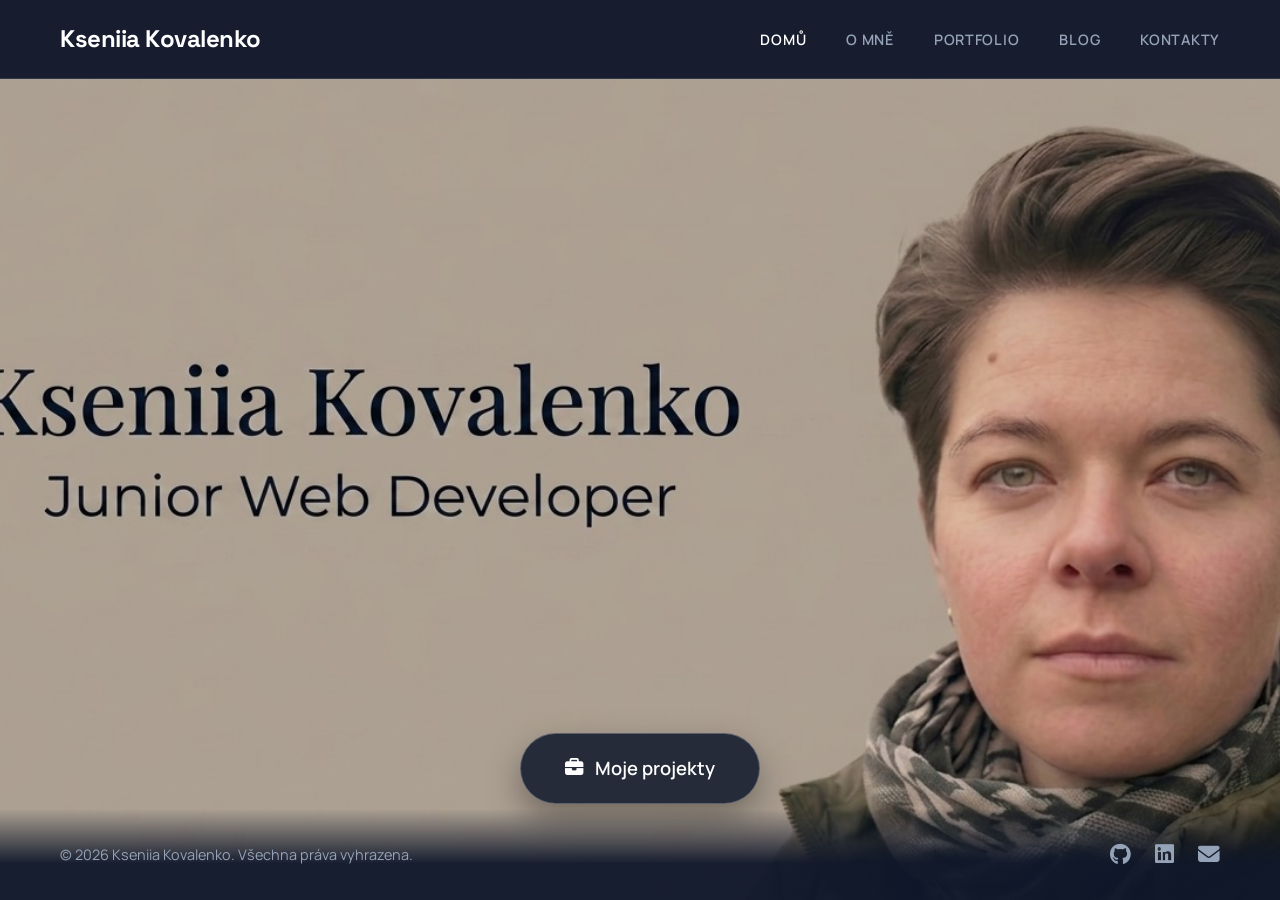
<file: index.html>
<!DOCTYPE html>
<html lang="cs">
<head>
    <meta charset="UTF-8">
    <meta name="viewport" content="width=device-width, initial-scale=1.0">
    <title>Kseniia Kovalenko | Junior Web Developer</title>
   
    <link href="https://fonts.googleapis.com/css2?family=Manrope:wght@400;500;600;700&family=Space+Grotesk:wght@600;700&display=swap" rel="stylesheet">
    <link rel="stylesheet" href="https://cdnjs.cloudflare.com/ajax/libs/font-awesome/6.6.0/css/all.min.css">
    
    <link rel="stylesheet" href="css/style.css">
    <link rel="stylesheet" href="css/home.css">
</head>
<body>

    <nav class="nav">
        <div class="nav-container">
            <h2 class="logo">Kseniia Kovalenko</h2>
           
            <div class="nav-menu">
                <a href="index.html" class="nav-link active">DOMŮ</a>
                <a href="about.html" class="nav-link">O MNĚ</a>
                <a href="portfolio.html" class="nav-link">PORTFOLIO</a>
                <a href="blog.html" class="nav-link">BLOG</a>
                <a href="contact.html" class="nav-link">KONTAKTY</a>
            </div>
            
            <button id="hamburger" class="hamburger" aria-label="Menu">
                <i class="fas fa-bars"></i>
            </button>
        </div>
       
        <div id="mobile-menu" class="mobile-menu">
            <a href="index.html">DOMŮ</a>
            <a href="about.html">O MNĚ</a>
            <a href="portfolio.html">PORTFOLIO</a>
            <a href="blog.html">BLOG</a>
            <a href="contact.html">KONTAKTY</a>
        </div>
    </nav>

    <main>
        <section class="hero-section">
            <img src="images/3.jpg" alt="Kseniia Kovalenko" class="hero-image desktop-image">
            <img src="images/mobil-1.jpg" alt="Kseniia Kovalenko" class="hero-image mobile-image">
            
            <div class="hero-button-container">
                <a href="portfolio.html" class="btn-hitech">
                    <i class="fas fa-briefcase"></i>
                    Moje projekty
                </a>
            </div>
        </section>
    </main>

    <footer class="footer">
        <div class="footer-container">
            <p class="copyright">© 2026 Kseniia Kovalenko. Všechna práva vyhrazena.</p>
            <div class="social-links">
                <a href="https://github.com/Ksena2611" target="_blank" rel="noopener noreferrer" aria-label="GitHub"><i class="fab fa-github"></i></a>
                <a href="https://www.linkedin.com/in/kseniia-kovalenko-4612b940a/" target="_blank" rel="noopener noreferrer" aria-label="LinkedIn"><i class="fab fa-linkedin"></i></a>
                <a href="mailto:your@email.com" aria-label="Email"><i class="fas fa-envelope"></i></a>
            </div>
        </div>
    </footer>

    <script src="https://unpkg.com/aos@2.3.1/dist/aos.js"></script>
    <script src="js/main.js"></script>
</body>
</html>
</file>
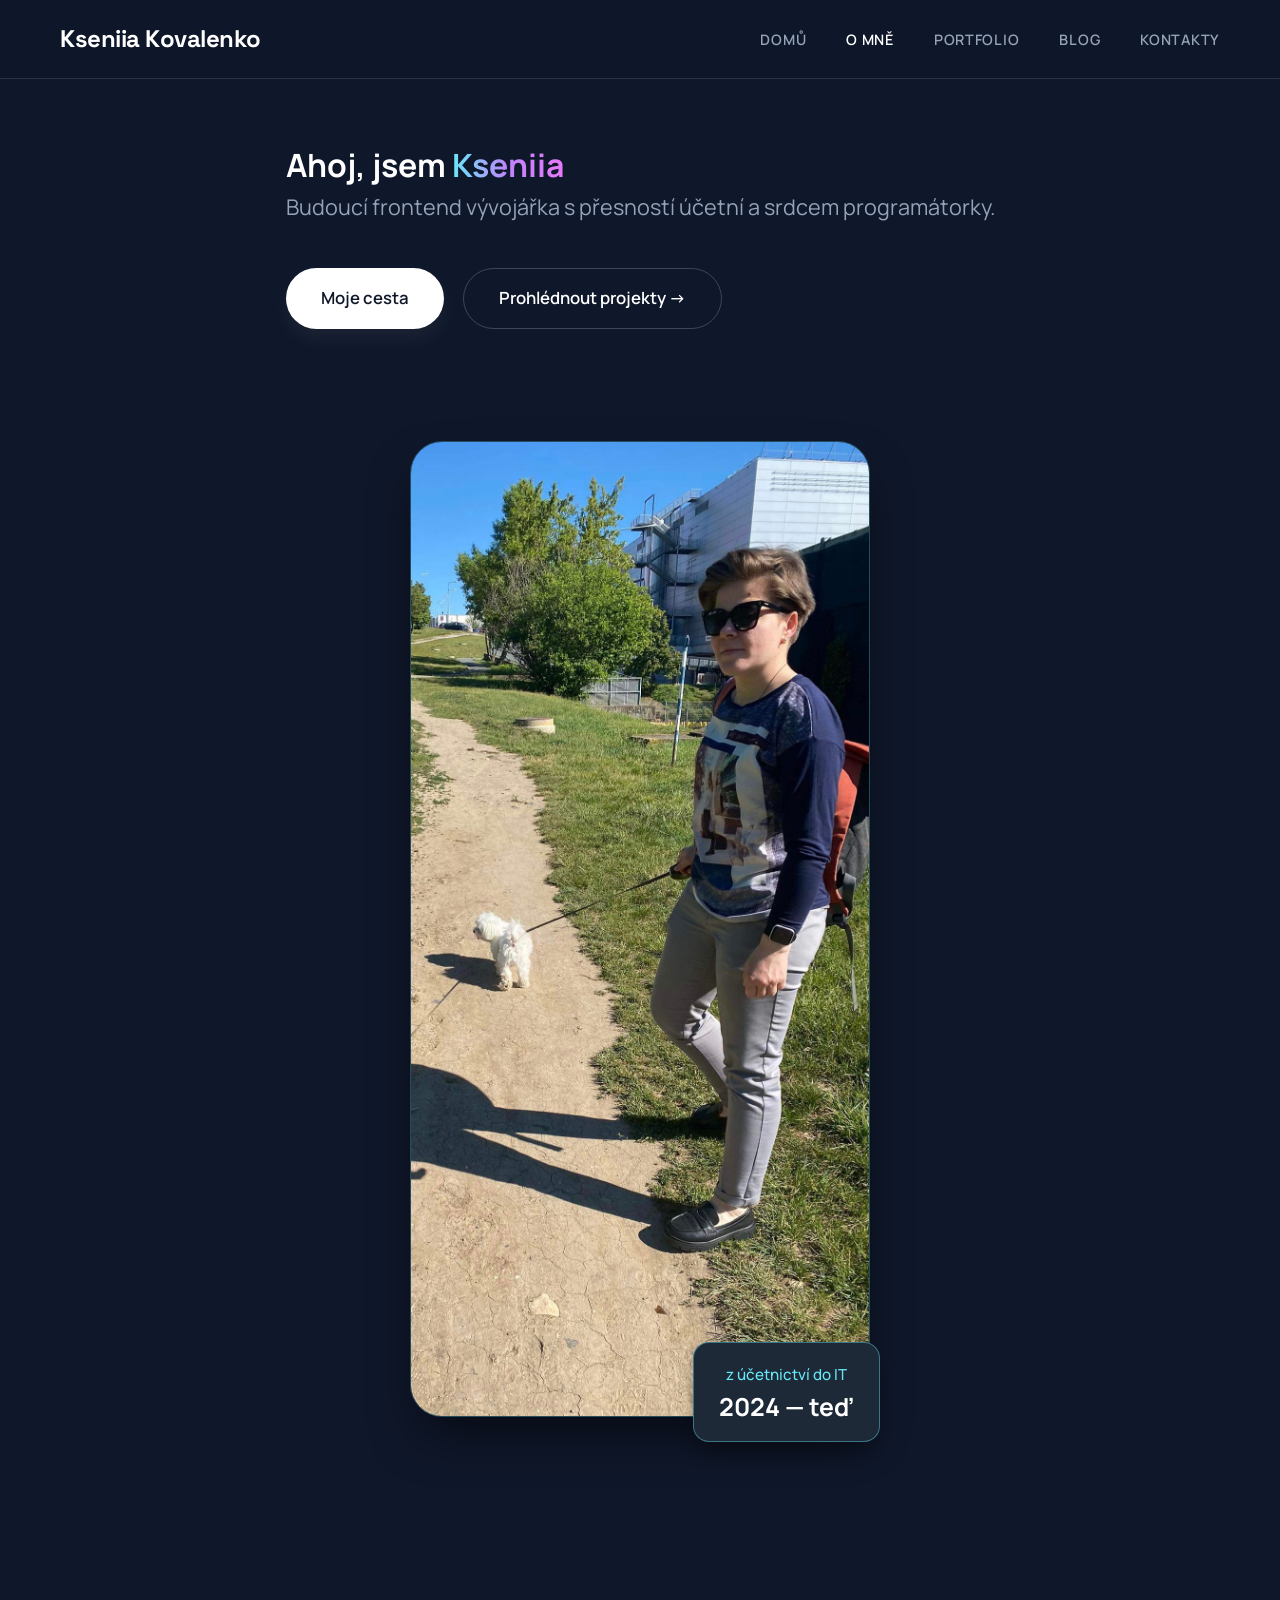
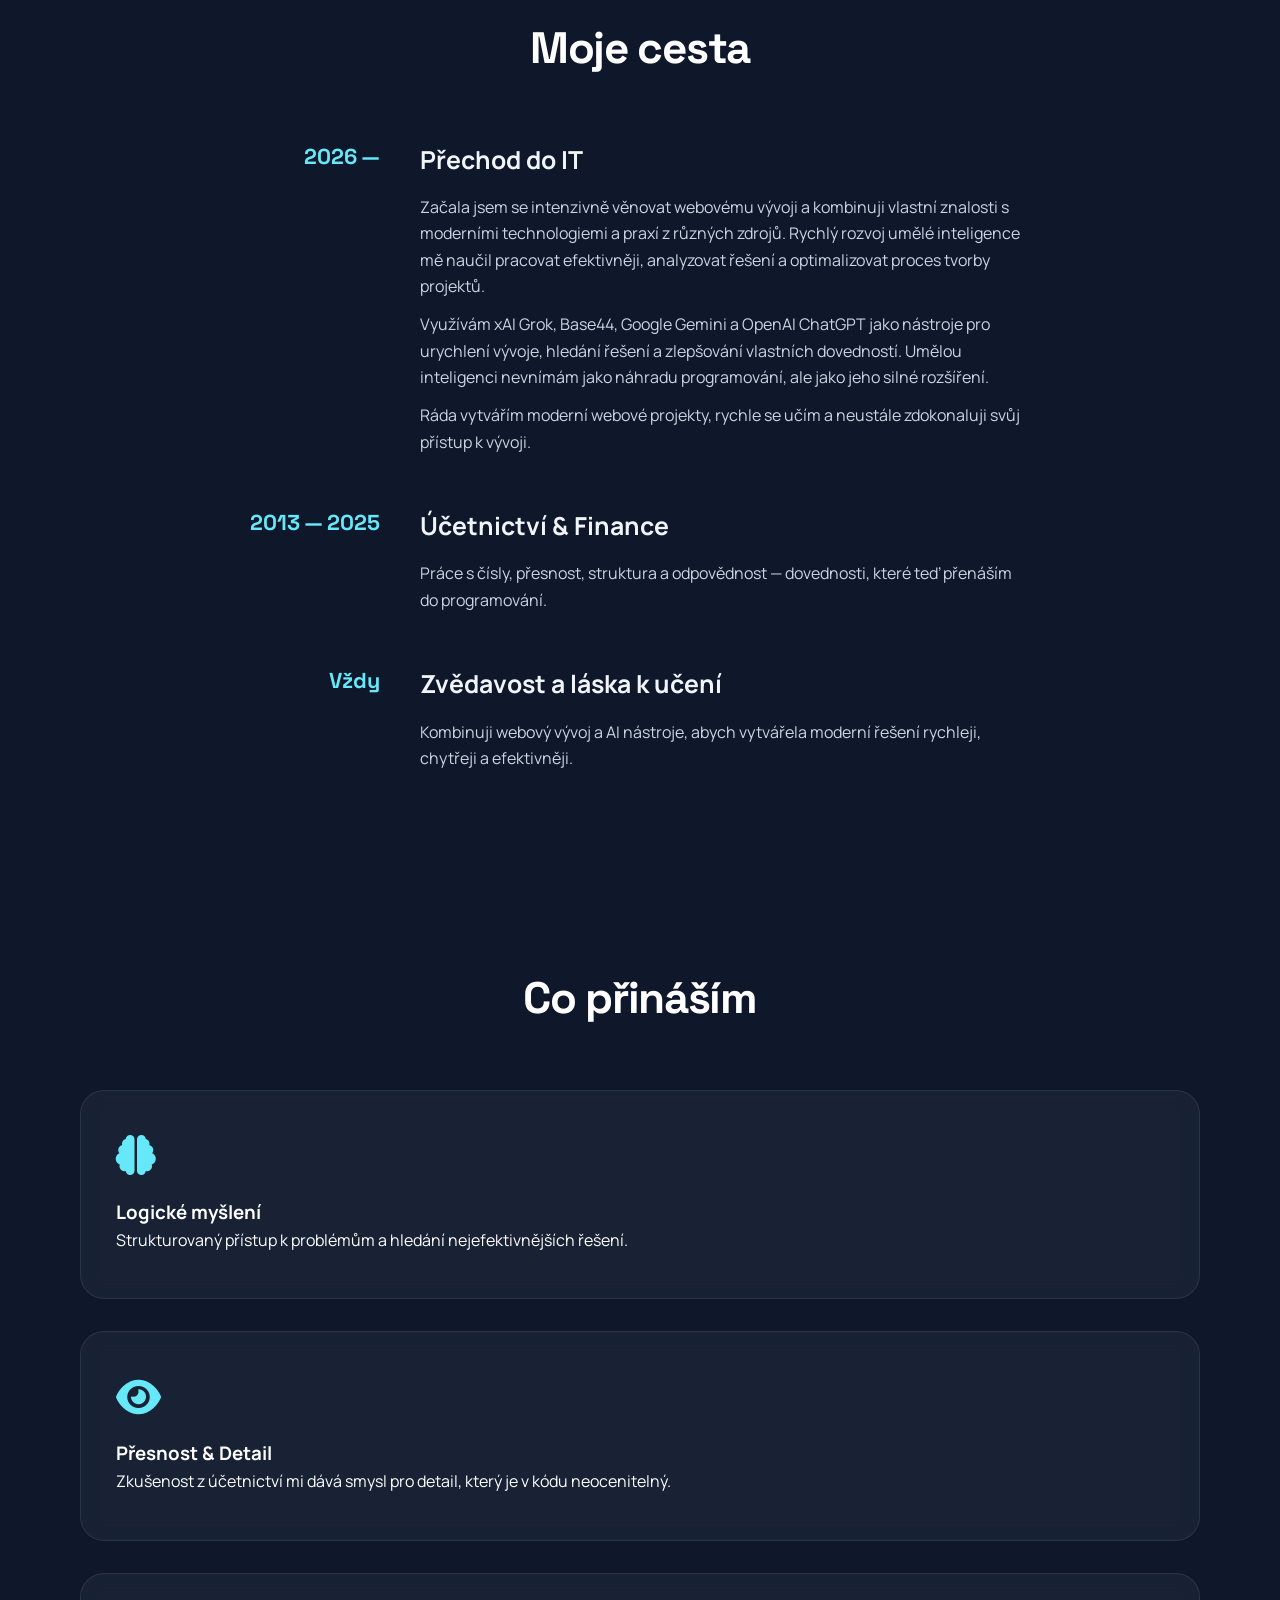
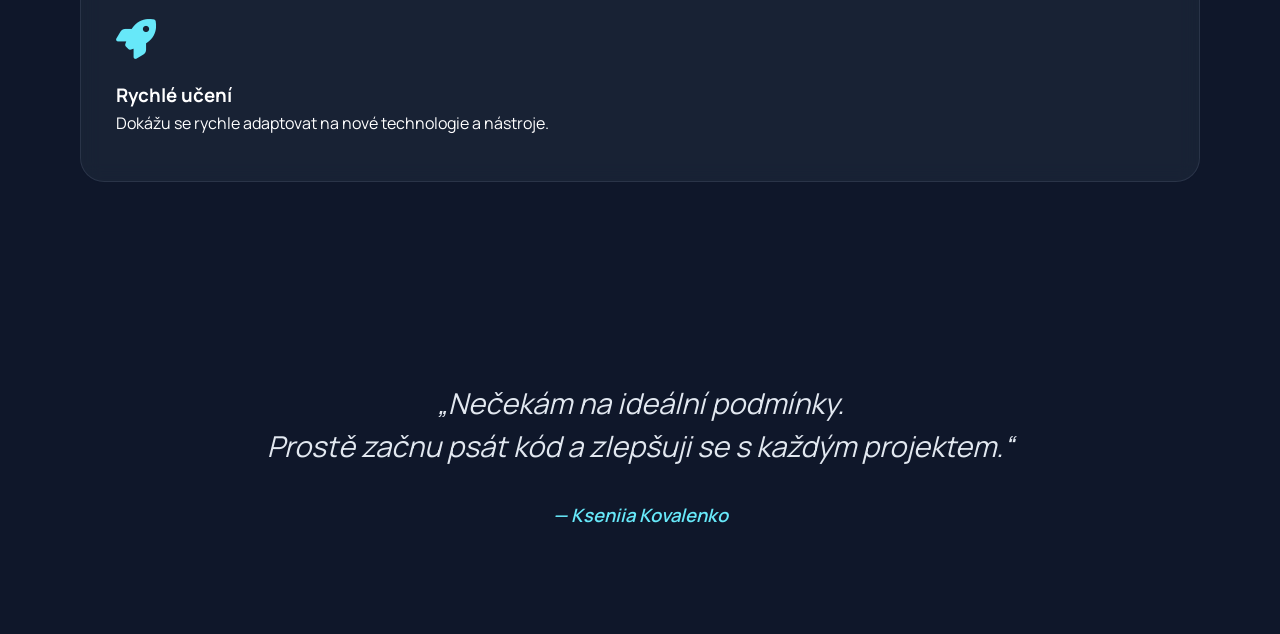
<file: about.html>
<!DOCTYPE html>
<html lang="cs">
<head>
    <meta charset="UTF-8">
    <meta name="viewport" content="width=device-width, initial-scale=1.0">
    <title>Kseniia Kovalenko | O mně</title>
    
    <link href="https://fonts.googleapis.com/css2?family=Manrope:wght@400;500;600;700&family=Space+Grotesk:wght@600;700&display=swap" rel="stylesheet">
    <link rel="stylesheet" href="https://cdnjs.cloudflare.com/ajax/libs/font-awesome/6.6.0/css/all.min.css">
    <link href="https://unpkg.com/aos@2.3.1/dist/aos.css" rel="stylesheet">
    
    <link rel="stylesheet" href="css/style.css">
    <link rel="stylesheet" href="css/about.css">
</head>
<body class="about-body">

    <nav class="nav">
        <div class="nav-container">
            <h2 class="logo">Kseniia Kovalenko</h2>
            
            <div class="nav-menu">
                <a href="index.html" class="nav-link">DOMŮ</a>
                <a href="about.html" class="nav-link active">O MNĚ</a>
                <a href="portfolio.html" class="nav-link">PORTFOLIO</a>
                <a href="blog.html" class="nav-link">BLOG</a>
                <a href="contact.html" class="nav-link">KONTAKTY</a>
            </div>
            
            <button id="hamburger" class="hamburger">
                <i class="fas fa-bars"></i>
            </button>
        </div>
       
        <div id="mobile-menu" class="mobile-menu">
            <a href="index.html">DOMŮ</a>
            <a href="about.html">O MNĚ</a>
            <a href="portfolio.html">PORTFOLIO</a>
            <a href="blog.html">BLOG</a>
            <a href="contact.html">KONTAKTY</a>
        </div>
    </nav>

    <header class="hero">
        <div class="container">
            <div class="hero-grid">
                <div class="hero-left" data-aos="fade-right">
                    <h1>Ahoj, jsem <span class="gradient-text">Kseniia</span></h1>
                    <p class="subtitle">Budoucí frontend vývojářka s přesností účetní a srdcem programátorky.</p>
                    <div class="hero-buttons">
                        <a href="#journey" class="btn btn-primary">Moje cesta</a>
                        <a href="portfolio.html" class="btn btn-secondary">Prohlédnout projekty →</a>
                    </div>
                </div>
                <div class="hero-right" data-aos="fade-left">
                    <div class="image-wrapper">
                        <img src="images/o-mne.jpg" alt="Kseniia Kovalenko" class="about-image">
                        <div class="image-badge">
                            <p class="badge-small">z účetnictví do IT</p>
                            <p class="badge-big">2024 — teď</p>
                        </div>
                    </div>
                </div>
            </div>
        </div>
    </header>

    <section id="journey" class="journey-section">
        <div class="container">
            <h2 class="section-title" data-aos="fade-up">Moje cesta</h2>
            <div class="timeline" data-aos="fade-up">
                
                <div class="timeline-item">
                    <div class="timeline-year">2026 —</div>
                    <div class="timeline-content">
                        <h3>Přechod do IT</h3>
                        <p>Začala jsem se intenzivně věnovat webovému vývoji a kombinuji vlastní znalosti s moderními technologiemi a praxí z různých zdrojů. Rychlý rozvoj umělé inteligence mě naučil pracovat efektivněji, analyzovat řešení a optimalizovat proces tvorby projektů.</p>
                        <p>Využívám xAI Grok, Base44, Google Gemini a OpenAI ChatGPT jako nástroje pro urychlení vývoje, hledání řešení a zlepšování vlastních dovedností. Umělou inteligenci nevnímám jako náhradu programování, ale jako jeho silné rozšíření.</p>
                        <p>Ráda vytvářím moderní webové projekty, rychle se učím a neustále zdokonaluji svůj přístup k vývoji.</p>
                    </div>
                </div>

                <div class="timeline-item">
                    <div class="timeline-year">2013 — 2025</div>
                    <div class="timeline-content">
                        <h3>Účetnictví & Finance</h3>
                        <p>Práce s čísly, přesnost, struktura a odpovědnost — dovednosti, které teď přenáším do programování.</p>
                    </div>
                </div>

                <div class="timeline-item">
                    <div class="timeline-year">Vždy</div>
                    <div class="timeline-content">
                        <h3>Zvědavost a láska k učení</h3>
                        <p>Kombinuji webový vývoj a AI nástroje, abych vytvářela moderní řešení rychleji, chytřeji a efektivněji.</p>
                    </div>
                </div>
                
            </div>
        </div>
    </section>

    <section class="features-section">
        <div class="container">
            <h2 class="section-title" data-aos="fade-up">Co přináším</h2>
            <div class="features-grid">
                
                <div class="feature-card" data-aos="fade-up">
                    <i class="fa-solid fa-brain"></i>
                    <h3>Logické myšlení</h3>
                    <p>Strukturovaný přístup k problémům a hledání nejefektivnějších řešení.</p>
                </div>
                
                <div class="feature-card" data-aos="fade-up" data-aos-delay="100">
                    <i class="fa-solid fa-eye"></i>
                    <h3>Přesnost & Detail</h3>
                    <p>Zkušenost z účetnictví mi dává smysl pro detail, který je v kódu neocenitelný.</p>
                </div>
                
                <div class="feature-card" data-aos="fade-up" data-aos-delay="200">
                    <i class="fa-solid fa-rocket"></i>
                    <h3>Rychlé učení</h3>
                    <p>Dokážu se rychle adaptovat na nové technologie a nástroje.</p>
                </div>
                
            </div>
        </div>
    </section>

    <section class="quote-section">
        <div class="container">
            <blockquote class="quote-text">„Nečekám na ideální podmínky.<br>Prostě začnu psát kód a zlepšuji se s každým projektem.“</blockquote>
            <cite class="quote-author">— Kseniia Kovalenko</cite>
        </div>
    </section>

    <script src="https://unpkg.com/aos@2.3.1/dist/aos.js"></script>
    <script src="js/main.js"></script>
</body>
</html>
</file>
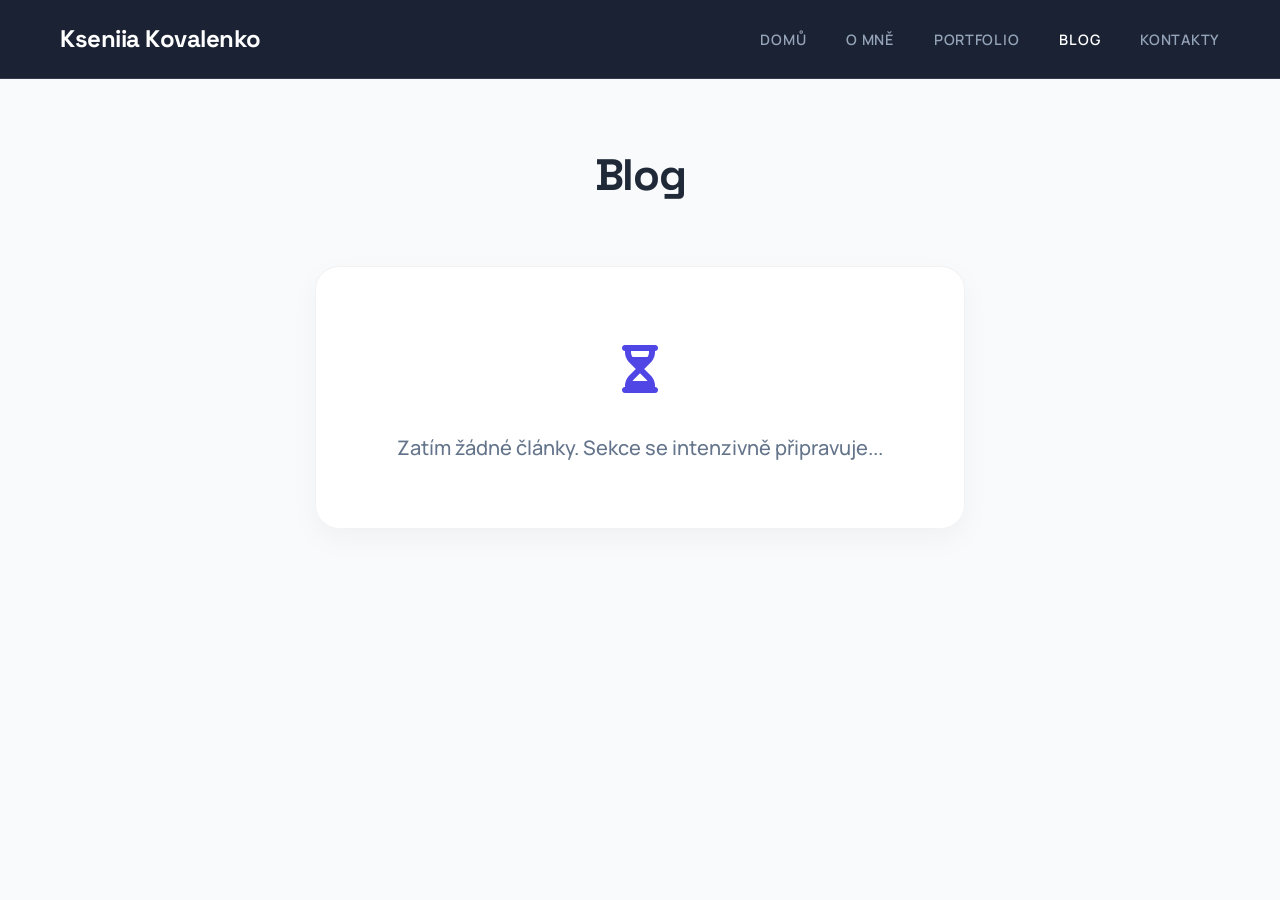
<file: blog.html>
<!DOCTYPE html>
<html lang="cs">
<head>
    <meta charset="UTF-8">
    <meta name="viewport" content="width=device-width, initial-scale=1.0">
    <title>Kseniia Kovalenko | Blog</title>
    
    <link href="https://fonts.googleapis.com/css2?family=Manrope:wght@400;500;600;700&family=Space+Grotesk:wght@600;700&display=swap" rel="stylesheet">
    <link rel="stylesheet" href="https://cdnjs.cloudflare.com/ajax/libs/font-awesome/6.6.0/css/all.min.css">
    <link href="https://unpkg.com/aos@2.3.1/dist/aos.css" rel="stylesheet">
    
    <link rel="stylesheet" href="css/style.css">
    <link rel="stylesheet" href="css/blog.css">
</head>
<body class="blog-body">

    <nav class="nav">
        <div class="nav-container">
            <h2 class="logo">Kseniia Kovalenko</h2>
            
            <div class="nav-menu">
                <a href="index.html" class="nav-link">DOMŮ</a>
                <a href="about.html" class="nav-link">O MNĚ</a>
                <a href="portfolio.html" class="nav-link">PORTFOLIO</a>
                <a href="blog.html" class="nav-link active">BLOG</a>
                <a href="contact.html" class="nav-link">KONTAKTY</a>
            </div>

            <button id="hamburger" class="hamburger">
                <i class="fas fa-bars"></i>
            </button>
        </div>
        
        <div id="mobile-menu" class="mobile-menu">
            <a href="index.html">DOMŮ</a>
            <a href="about.html">O MNĚ</a>
            <a href="portfolio.html">PORTFOLIO</a>
            <a href="blog.html">BLOG</a>
            <a href="contact.html">KONTAKTY</a>
        </div>
    </nav>

    <main>
        <section class="blog-section">
            <div class="container">
                <h1 class="section-title" data-aos="fade-up">Blog</h1>
                
                <div class="blog-placeholder" data-aos="fade-up" data-aos-delay="100">
                    <div class="placeholder-icon">
                        <i class="fa-solid fa-hourglass-half"></i>
                    </div>
                    <p class="blog-subtitle">Zatím žádné články. Sekce se intenzivně připravuje...</p>
                </div>

                <div class="blog-grid" id="blog-container">
                    </div>
            </div>
        </section>
    </main>

    <script src="https://unpkg.com/aos@2.3.1/dist/aos.js"></script>
    <script src="js/main.js"></script>
</body>
</html>
</file>
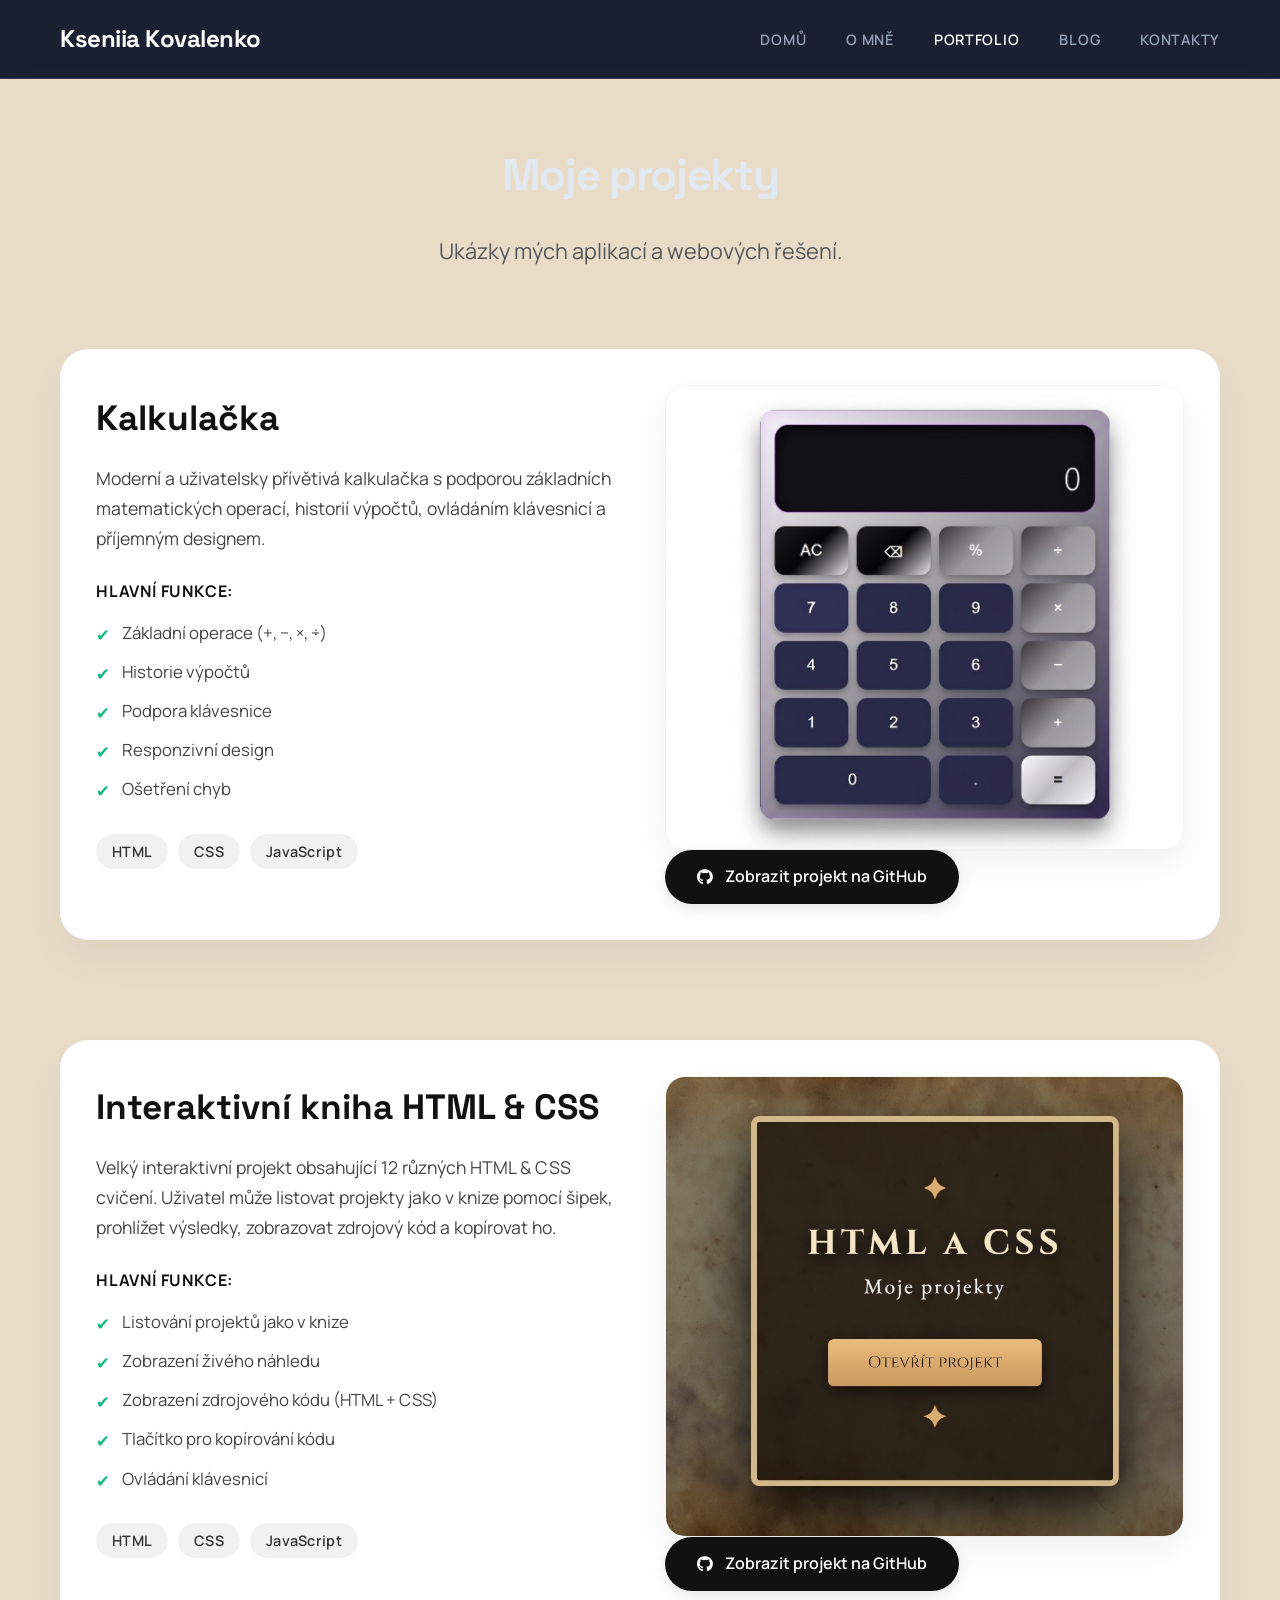
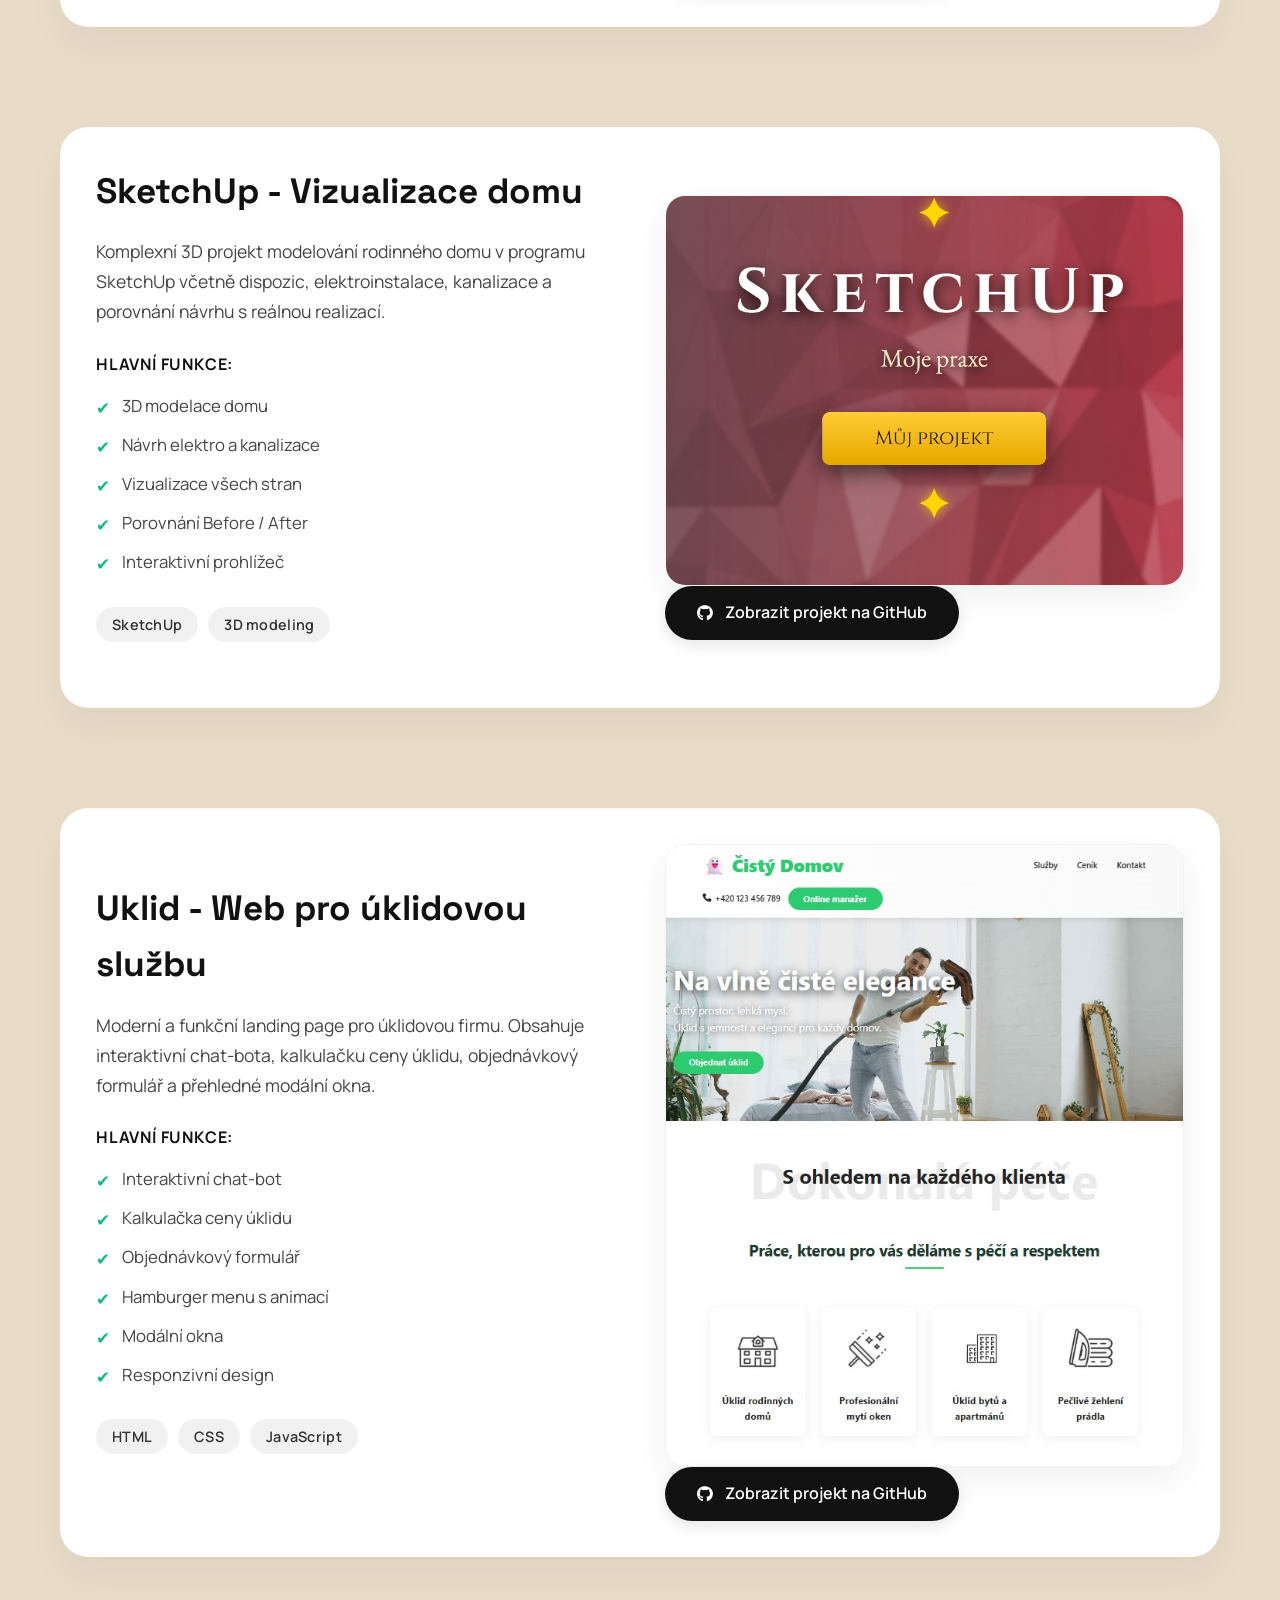
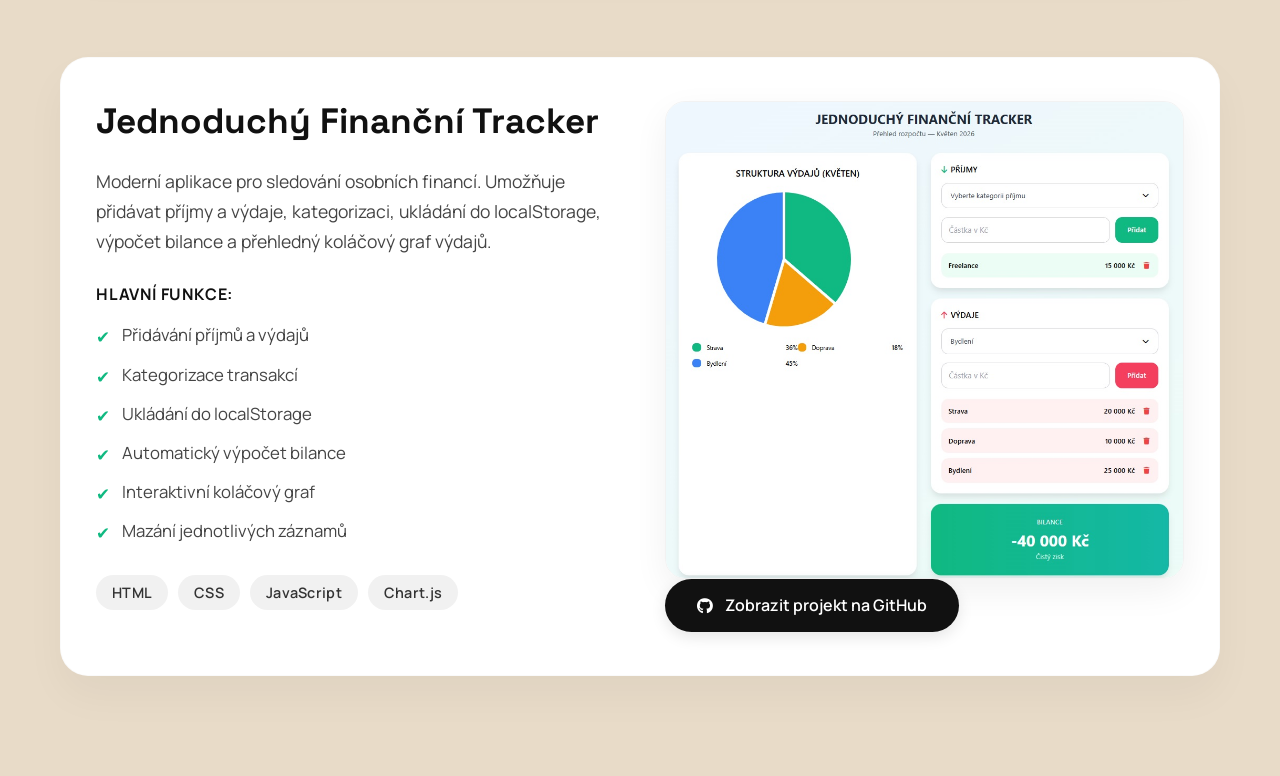
<file: portfolio.html>
<!DOCTYPE html>
<html lang="cs">
<head>
    <meta charset="UTF-8">
    <meta name="viewport" content="width=device-width, initial-scale=1.0">
    <title>Kseniia Kovalenko | Portfolio</title>
    
    <link href="https://fonts.googleapis.com/css2?family=Manrope:wght@400;500;600;700&family=Space+Grotesk:wght@600;700&display=swap" rel="stylesheet">
    <link rel="stylesheet" href="https://cdnjs.cloudflare.com/ajax/libs/font-awesome/6.6.0/css/all.min.css">
    <link href="https://unpkg.com/aos@2.3.1/dist/aos.css" rel="stylesheet">
    
    <link rel="stylesheet" href="css/style.css">
    <link rel="stylesheet" href="css/portfolio.css">
</head>
<body>

    <nav class="nav">
        <div class="nav-container">
            <h2 class="logo">Kseniia Kovalenko</h2>
            
            <div class="nav-menu">
                <a href="index.html" class="nav-link">DOMŮ</a>
                <a href="about.html" class="nav-link">O MNĚ</a>
                <a href="portfolio.html" class="nav-link active">PORTFOLIO</a>
                <a href="blog.html" class="nav-link">BLOG</a>
                <a href="contact.html" class="nav-link">KONTAKTY</a>
            </div>
            
            <button id="hamburger" class="hamburger">
                <i class="fas fa-bars"></i>
            </button>
        </div>
        
        <div id="mobile-menu" class="mobile-menu">
            <a href="index.html">DOMŮ</a>
            <a href="about.html">O MNĚ</a>
            <a href="portfolio.html">PORTFOLIO</a>
            <a href="blog.html">BLOG</a>
            <a href="contact.html">KONTAKTY</a>
        </div>
    </nav>

    <main>
        <section class="portfolio-section">
            <div class="container">
                
                <header class="section-header">
                    <h1 class="section-title" data-aos="fade-up">Moje projekty</h1>
                    <p class="portfolio-subtitle" data-aos="fade-up" data-aos-delay="100">Ukázky mých aplikací a webových řešení.</p>
                </header>

                <div class="projects-container" id="projects-container">
                    </div>
                
            </div>
        </section>
    </main>

    <script src="https://unpkg.com/aos@2.3.1/dist/aos.js"></script>
    <script src="js/main.js"></script>
    <script src="js/portfolio.js"></script>
</body>
</html>
</file>
<file: css/style.css>
/* ==========================================================================
   STYLE.CSS - GLOBÁLNÍ STYLY A SPOLEČNÁ NASTAVENÍ PRO CELÝ WEB
   ========================================================================== */

@import url('https://fonts.googleapis.com/css2?family=Manrope:wght@400;500;600;700&family=Space+Grotesk:wght@600;700&display=swap');

*,
*::before,
*::after {
    margin: 0;
    padding: 0;
    box-sizing: border-box;
}

body {
    font-family: 'Manrope', system-ui, sans-serif;
    line-height: 1.6;
    color: #e2e8f0;
}

.container {
    max-width: 1200px;
    margin: 0 auto;
    padding: 0 1.25rem;
}

.section-title {
    font-size: 2.75rem;
    font-weight: 700;
    text-align: center;
    margin-bottom: 3.5rem;
    font-family: 'Space Grotesk', sans-serif;
    letter-spacing: -0.03em;
}

/* Společná tlačítka */
.btn {
    display: inline-flex;
    align-items: center;
    gap: 10px;
    padding: 1.1rem 2.2rem;
    border-radius: 9999px;
    font-weight: 600;
    text-decoration: none;
    transition: all 0.4s ease;
    font-size: 1.05rem;
    cursor: pointer;
    border: none;
}

/* ==========================================================================
   SEKCE: NAVIGACE (SPOLEČNÁ PRO VŠECHNY PODSTRÁNKY)
   ========================================================================== */
.nav {
    background: rgba(15, 23, 42, 0.95);
    backdrop-filter: blur(12px);
    -webkit-backdrop-filter: blur(12px);
    position: fixed;
    top: 0;
    width: 100%;
    z-index: 1000;
    border-bottom: 1px solid rgba(148, 163, 184, 0.2);
}

.nav-container {
    max-width: 1200px;
    margin: 0 auto;
    padding: 1.25rem 1.25rem;
    display: flex;
    justify-content: space-between;
    align-items: center;
}

.logo {
    font-size: 1.5rem;
    font-weight: 700;
    font-family: 'Space Grotesk', sans-serif;
    letter-spacing: -0.02em;
    color: #ffffff;
}

/* Mobilní Hamburger Tlačítko */
.hamburger {
    display: none;
    background: none;
    border: none;
    color: #ffffff;
    font-size: 1.5rem;
    cursor: pointer;
    z-index: 1100;
    transition: transform 0.3s ease;
}

/* Mobilní menu rozbalovací */
.mobile-menu {
    display: none;
    position: fixed;
    top: 0;
    left: 0;
    width: 100%;
    height: 100vh;
    background: #0f172a;
    flex-direction: column;
    justify-content: center;
    align-items: center;
    gap: 2rem;
    font-size: 1.5rem;
    font-family: 'Space Grotesk', sans-serif;
    z-index: 1050;
    padding: 2rem;
}

.mobile-menu a {
    color: #ffffff;
    text-decoration: none;
    font-weight: 500;
    padding: 0.5rem 0;
    transition: color 0.3s ease;
}

.mobile-menu a:hover {
    color: #94a3b8;
}

.mobile-menu.active {
    display: flex;
}

/* ==========================================================================
   RESPONSIVNÍ DESIGN & ADAPTIVITA
   ========================================================================== */

/* TELEFONY */
@media (max-width: 767px) {
    .nav-menu {
        display: none;
    }
    .hamburger {
        display: block;
    }
}

/* TABLETY */
@media (min-width: 768px) and (max-width: 1023px) {
    .nav-menu {
        display: flex;
        gap: 1.5rem;
    }
    .nav-link {
        font-size: 0.85rem;
        color: #94a3b8;
        text-decoration: none;
        font-weight: 600;
        letter-spacing: 0.05em;
        transition: color 0.3s ease;
    }
    .nav-link.active, .nav-link:hover {
        color: #ffffff;
    }
}

/* NOTEBOOKY & DESKTOPY */
@media (min-width: 1024px) {
    .nav-menu {
        display: flex;
        gap: 2.5rem;
    }
    .nav-link {
        color: #94a3b8;
        text-decoration: none;
        font-weight: 600;
        letter-spacing: 0.05em;
        font-size: 0.9rem;
        transition: color 0.3s ease;
    }
    .nav-link.active, .nav-link:hover {
        color: #ffffff;
    }
}
</file>
<file: css/home.css>
/* ==========================================================================
   HOME.CSS - SPECIFICKÉ ROZVRŽENÍ PRO HERO SEKCI A PATIČKU
   ========================================================================== */

.hero-section {
    position: relative;
    width: 100%;
    height: 100vh;
    overflow: hidden;
}

/* Responzivní obrázky na pozadí přes celou šířku i výšku */
.hero-image {
    width: 100%;
    height: 100vh;
    object-fit: cover;
    position: absolute;
    top: 0;
    left: 0;
    z-index: -1;
}

.hero-button-container {
    position: absolute;
    bottom: 6rem;
    left: 50%;
    transform: translateX(-50%);
    z-index: 10;
    width: auto;
}

/* Hi-tech moderní skleněné tlačítko */
.btn-hitech {
    display: inline-flex;
    align-items: center;
    gap: 12px;
    background: rgba(15, 23, 42, 0.85);
    backdrop-filter: blur(20px);
    -webkit-backdrop-filter: blur(20px);
    border: 1px solid rgba(255, 255, 255, 0.25);
    color: #ffffff;
    padding: 1.25rem 2.75rem;
    border-radius: 9999px;
    font-size: 1.15rem;
    font-weight: 600;
    box-shadow: 0 15px 35px rgba(0, 0, 0, 0.35);
    transition: all 0.4s cubic-bezier(0.16, 1, 0.3, 1);
    text-decoration: none;
    white-space: nowrap;
}

.btn-hitech:hover {
    background: rgba(15, 23, 42, 1);
    transform: scale(1.04) translateY(-2px);
    border-color: rgba(255, 255, 255, 0.5);
    box-shadow: 0 20px 40px rgba(0, 0, 0, 0.45);
}

/* ==========================================================================
   SEKCE: PATIČKA (FOOTER)
   ========================================================================== */
.footer {
    position: absolute;
    bottom: 0;
    width: 100%;
    background: linear-gradient(to top, rgba(15, 23, 42, 0.95) 40%, transparent);
    padding: 1.75rem 0;
    font-size: 0.9rem;
    color: #94a3b8;
}

.footer-container {
    max-width: 1200px;
    margin: 0 auto;
    padding: 0 1.25rem;
    display: flex;
    justify-content: space-between;
    align-items: center;
}

.copyright {
    margin: 0;
}

.social-links {
    display: flex;
    gap: 1.5rem;
}

.social-links a {
    color: #94a3b8;
    font-size: 1.35rem;
    transition: color 0.3s ease, transform 0.3s ease;
    display: inline-block;
}

.social-links a:hover {
    color: #ffffff;
    transform: translateY(-2px);
}

/* ==========================================================================
   RESPONSIVNÍ DESIGN & ADAPTIVITA
   ========================================================================== */

/* TELEFONY */
@media (max-width: 767px) {
    .desktop-image { 
        display: none; 
    }
    .mobile-image { 
        display: block; 
        object-position: center 30%;
    }
    
    .hero-button-container {
        bottom: 12.0rem;
    }
    
    .btn-hitech {
        padding: 1.1rem 2.2rem;
        font-size: 1.05rem;
    }

    .footer {
        background: rgba(15, 23, 42, 0.95);
        padding: 1.5rem 0;
    }

    .footer-container {
        flex-direction: column-reverse;
        gap: 1.25rem;
        text-align: center;
    }
}

/* TABLETY & DESKTOPY */
@media (min-width: 768px) {
    .desktop-image { 
        display: block; 
        object-position: center 25%;
    }
    .mobile-image { 
        display: none; 
    }
}
</file>
<file: css/about.css>
/* ==========================================================================
   ABOUT.CSS - STRÁNKA O MNĚ (ČISTÝ REFAKTOR S RESPONZIVITOU)
   ========================================================================== */

.about-body {
    background: #0f172a;
    color: white;
    overflow-x: hidden;
}

/* ==========================================================================
   HERO SEKCE
   ========================================================================== */
.hero {
    padding-top: 110px;
    padding-bottom: 100px;
    min-height: 100vh;
    display: flex;
    align-items: center;
}

.hero-grid {
    display: grid;
    gap: 4rem;
    align-items: center;
    width: 100%;
}

/* Moderní gradientní text pro hlavní nadpisy */
.gradient-text {
    background: linear-gradient(90deg, #67e8f9, #c084fc, #e879f9);
    -webkit-background-clip: text;
    -webkit-text-fill-color: transparent;
    background-clip: text;
    color: transparent;
    font-weight: 700;
}

.subtitle {
    font-size: 1.35rem;
    color: #94a3b8;
    margin-bottom: 2.8rem;
    line-height: 1.5;
}

/* Flexibilní kontejner pro akční tlačítka */
.hero-buttons {
    display: flex;
    flex-wrap: wrap;
    gap: 1.2rem;
}

/* Kompenzace globálních stylů pro tlačítka v hero sekci */
.hero-buttons .btn {
    display: inline-flex;
    align-items: center;
    justify-content: center;
    padding: 1rem 2.2rem;
    border-radius: 9999px;
    font-weight: 600;
    text-decoration: none;
    transition: all 0.3s ease;
    font-size: 1.05rem;
    cursor: pointer;
}

/* Primární tlačítko */
.hero-buttons .btn-primary {
    background-color: #ffffff;
    color: #0f172a;
    box-shadow: 0 10px 20px rgba(255, 255, 255, 0.05);
}

.hero-buttons .btn-primary:hover {
    background-color: #e2e8f0;
    transform: translateY(-2px);
}

/* Sekundární tlačítko */
.hero-buttons .btn-secondary {
    background-color: transparent;
    color: #ffffff;
    border: 1px solid rgba(255, 255, 255, 0.2);
}

.hero-buttons .btn-secondary:hover {
    background-color: rgba(255, 255, 255, 0.05);
    border-color: rgba(255, 255, 255, 0.4);
    transform: translateY(-2px);
}

/* ==========================================================================
   OBRÁZEK S BADGEM
   ========================================================================== */
.image-wrapper {
    position: relative;
    max-width: 460px;
    margin: 0 auto;
    width: 100%;
}

.about-image {
    width: 100%;
    display: block;
    border-radius: 28px;
    box-shadow: 0 25px 50px -12px rgba(0, 0, 0, 0.6);
    border: 1px solid rgba(103, 232, 249, 0.25);
    transition: all 0.7s ease;
}

.about-image:hover {
    transform: scale(1.03);
}

/* Absolutně pozicovaný štítek přes obrázek */
.image-badge {
    position: absolute;
    bottom: -25px;
    right: -10px;
    background: #1e2937;
    border: 1px solid rgba(103, 232, 249, 0.4);
    border-radius: 16px;
    padding: 1.25rem 1.6rem;
    text-align: center;
    box-shadow: 0 15px 25px -5px rgba(0, 0, 0, 0.4);
    z-index: 2;
}

.badge-small {
    color: #67e8f9;
    font-size: 0.95rem;
    font-weight: 500;
    margin-bottom: 4px;
}

.badge-big {
    font-size: 1.55rem;
    font-weight: 700;
    color: white;
    line-height: 1.2;
}

/* ==========================================================================
   ČASOVÁ OSA (TIMELINE)
   ========================================================================== */
.journey-section {
    padding: 6rem 0;
}

.timeline {
    max-width: 820px;
    margin: 0 auto;
    display: flex;
    flex-direction: column;
    gap: 3.2rem;
    padding: 0 20px; /* Bezpečný vnitřní okraj pro mobilní zařízení */
}

.timeline-item {
    display: flex;
    gap: 2.5rem;
    position: relative;
}

.timeline-year {
    width: 130px;
    text-align: right;
    color: #67e8f9;
    font-family: 'Space Grotesk', sans-serif;
    font-weight: 700;
    font-size: 1.35rem;
    flex-shrink: 0;
}

.timeline-content h3 {
    font-size: 1.55rem;
    margin-bottom: 0.9rem;
    color: #f1f5f9;
}

.timeline-content p {
    color: #cbd5e1;
    line-height: 1.65;
    margin-bottom: 0.75rem;
}

.timeline-content p:last-child {
    margin-bottom: 0;
}

/* ==========================================================================
   SEKCE VLASTNOSTÍ (FEATURES)
   ========================================================================== */
.features-section {
    padding: 6rem 0;
}

.features-grid {
    display: grid;
    gap: 2rem;
    padding: 0 20px;
}

.feature-card {
    background: rgba(30, 41, 59, 0.65);
    border: 1px solid rgba(148, 163, 184, 0.15);
    border-radius: 24px;
    padding: 2.8rem 2.2rem;
    transition: all 0.4s ease;
    backdrop-filter: blur(10px);
}

.feature-card:hover {
    transform: translateY(-10px);
    border-color: #67e8f9;
    box-shadow: 0 20px 30px -10px rgba(103, 232, 249, 0.15);
}

.feature-card i {
    font-size: 2.5rem;
    margin-bottom: 1.4rem;
    color: #67e8f9;
}

/* ==========================================================================
   CITÁT (QUOTE)
   ========================================================================== */
.quote-section {
    padding: 6.5rem 0;
    text-align: center;
    background: linear-gradient(to bottom, rgba(15, 23, 42, 0.9), rgba(15, 23, 42, 0.6));
}

.quote-text {
    font-size: 1.8rem;
    line-height: 1.5;
    font-style: italic;
    max-width: 760px;
    margin: 0 auto 2rem;
    color: #e2e8f0;
}

.quote-author {
    color: #67e8f9;
    font-weight: 600;
    font-size: 1.15rem;
    display: block;
}

/* ==========================================================================
   RESPONSIVNÍ DESIGN & ADAPTIVITA
   ========================================================================== */

/* TELEFONY */
@media (max-width: 767px) {
    .hero {
        padding-top: 120px;
        padding-bottom: 60px;
        text-align: center;
    }

    .hero-grid {
        grid-template-columns: 1fr;
        gap: 3.5rem;
        padding: 0 20px;
    }

    .hero-buttons {
        justify-content: center;
    }

    /* Časová osa se na mobilu řadí svisle pod sebe */
    .timeline-item {
        flex-direction: column;
        gap: 0.5rem;
    }

    .timeline-year {
        text-align: left;
        font-size: 1.2rem;
        width: auto;
    }
}


/* TABLETY */

@media (min-width: 768px) and (max-width: 1023px) {
    .hero-grid {
        grid-template-columns: 7fr 5fr;
        gap: 5.5rem;
    }
    
    .features-grid {
        grid-template-columns: repeat(3, 1fr);
    }

    .timeline-item {
        gap: 3rem;
    }
}

/* NOTEBOOKY & DESKTOPY */
@media (min-width: 1024px) {
    .hero {
        padding-top: 140px;
    }
    
    .hero-grid {
        gap: 7rem;
    }
    
    .about-image {
        border-radius: 32px;
    }
}
</file>
<file: css/blog.css>
/* ==========================================================================
   CSS SOUBOR PRO SEKCI: BLOG
   ========================================================================== */

.blog-body {
    background: #f8fafc;
    color: #1f2937;
    overflow-x: hidden;
}

.blog-section {
    padding: 140px 0 6rem;
    min-height: 85vh;
}

/* --- STYLOVÁNÍ PLACEHOLDERU (PRÁZDNÝ BLOG) --- */
.blog-placeholder {
    display: flex;
    flex-direction: column;
    align-items: center;
    justify-content: center;
    text-align: center;
    padding: 4rem 2rem;
    background: #ffffff;
    border-radius: 24px;
    box-shadow: 0 10px 30px rgba(0, 0, 0, 0.04);
    border: 1px solid rgba(0, 0, 0, 0.05);
    max-width: 650px;
    margin: 2rem auto 0;
}

.placeholder-icon {
    font-size: 3rem;
    color: #4f46e5; /* Moderní modrofialový akcent */
    margin-bottom: 1.5rem;
    animation: pulseHourglass 2.5s infinite ease-in-out;
}

.blog-subtitle {
    font-size: 1.25rem;
    color: #64748b;
    line-height: 1.6;
    margin: 0;
    font-weight: 500;
}

/* --- BUDOUCÍ VIZUÁL PRO KARTY ČLÁNKŮ --- */
.blog-grid {
    display: grid;
    gap: 2.5rem;
    margin-top: 3rem;
}

.blog-card {
    background: white;
    border-radius: 20px;
    overflow: hidden;
    box-shadow: 0 10px 15px -3px rgba(0, 0, 0, 0.08);
    transition: all 0.4s ease;
    border: 1px solid rgba(0, 0, 0, 0.03);
}

.blog-card:hover {
    transform: translateY(-10px);
    box-shadow: 0 20px 25px -5px rgba(0, 0, 0, 0.12);
}

.blog-image {
    height: 240px;
    overflow: hidden;
}

.blog-image img {
    width: 100%;
    height: 100%;
    object-fit: cover;
    transition: transform 0.5s ease;
}

.blog-card:hover .blog-image img {
    transform: scale(1.07);
}

/* --- ANIMACE PRO IKONU --- */
@keyframes pulseHourglass {
    0%, 100% {
        transform: scale(1) rotate(0deg);
        opacity: 0.8;
    }
    50% {
        transform: scale(1.15) rotate(180deg);
        opacity: 1;
    }
}

/* ==========================================================================
   RESPONSIVNÍ DESIGN & ADAPTIVITA
   ========================================================================== */

/* TELEFONY */
@media (max-width: 767px) {
    .blog-section {
        padding-top: 110px;
    }
    .blog-grid { 
        grid-template-columns: 1fr; 
    }
    .blog-placeholder {
        padding: 3rem 1.25rem;
    }
    .blog-subtitle {
        font-size: 1.1rem;
    }
}

/* TABLETY */
@media (min-width: 768px) and (max-width: 1023px) {
    .blog-grid { 
        grid-template-columns: 1fr 1fr; 
    }
}

/* NOTEBOOKY & DESKTOPY */
@media (min-width: 1024px) {
    .blog-grid { 
        grid-template-columns: repeat(3, 1fr); 
    }
}
</file>
<file: css/portfolio.css>
/* ==========================================================================
   PORTFOLIO.CSS - STRÁNKA PROJEKTŮ (ČISTÝ REFAKTOR)
   ========================================================================== */

.portfolio-section {
    padding: 140px 0 100px;
    background: #e8dbc8;
    min-height: 100vh;
}

.section-header {
    text-align: center;
    margin-bottom: 5rem;
}

.portfolio-subtitle {
    font-size: 1.35rem;
    color: #555555;
    margin-top: -2rem;
    margin-bottom: 2rem;
}

.projects-container {
    display: flex;
    flex-direction: column;
    gap: 100px;
}

/* Karta projektu */
.portfolio-card {
    display: grid;
    gap: 50px;
    align-items: center;
    background: #ffffff;
    border-radius: 28px;
    padding: 35px;
    box-shadow: 0 20px 40px rgba(0, 0, 0, 0.04);
    border: 1px solid rgba(0, 0, 0, 0.02);
    transition: transform 0.4s ease, box-shadow 0.4s ease;
}

.portfolio-card:hover {
    transform: translateY(-4px);
    box-shadow: 0 30px 60px rgba(0, 0, 0, 0.08);
}

/* Obsah projektu */
.project-content h3 {
    font-size: 2.2rem;
    font-weight: 700;
    color: #111111;
    margin-bottom: 18px;
    font-family: 'Space Grotesk', sans-serif;
}

.project-content p {
    font-size: 1.1rem;
    color: #444444;
    line-height: 1.7;
    margin-bottom: 25px;
}

.project-content h4 {
    font-size: 1rem;
    font-weight: 700;
    color: #111111;
    margin-bottom: 15px;
    text-transform: uppercase;
    letter-spacing: 0.05em;
}

.project-content ul {
    list-style: none;
    margin-bottom: 30px;
    padding: 0;
}

.project-content ul li {
    font-size: 1.05rem;
    color: #444444;
    margin-bottom: 12px;
    display: flex;
    align-items: flex-start;
    gap: 12px;
    line-height: 1.5;
}

.project-content ul li::before {
    content: "✔";
    color: #10b981;
    font-weight: bold;
    flex-shrink: 0;
    margin-top: 2px;
}

/* Štítky technologií */
.project-tags {
    display: flex;
    flex-wrap: wrap;
    gap: 10px;
    margin-bottom: 30px;
}

.project-tag {
    background: #f1f1f1;
    color: #333333;
    padding: 6px 16px;
    border-radius: 50px;
    font-size: 0.9rem;
    font-weight: 600;
    letter-spacing: 0.02em;
}

/* Obrázek projektu */
.project-image-container {
    border-radius: 20px;
    overflow: hidden;
    box-shadow: 0 12px 35px rgba(0, 0, 0, 0.06);
    border: 1px solid rgba(0, 0, 0, 0.05);
}

.project-image {
    width: 100%;
    height: auto;
    display: block;
    transition: transform 0.6s cubic-bezier(0.16, 1, 0.3, 1);
}

.portfolio-card:hover .project-image {
    transform: scale(1.02);
}

/* Tlačítka pro odkaz na GitHub / live demo */
.project-btn {
    display: inline-flex;
    align-items: center;
    justify-content: center;
    gap: 12px;
    background: #111111;
    color: #ffffff;
    padding: 14px 32px;
    border-radius: 50px;
    font-weight: 600;
    text-decoration: none;
    font-size: 1rem;
    transition: all 0.3s ease;
    box-shadow: 0 5px 15px rgba(0, 0, 0, 0.1);
    border: none;
    cursor: pointer;
}

.project-btn:hover {
    background: #252525;
    transform: translateY(-2px);
    box-shadow: 0 8px 22px rgba(0, 0, 0, 0.18);
}

/* ==========================================================================
   RESPONSIVNÍ DESIGN & ADAPTIVITA
   ========================================================================== */


/* TELEFONY */
@media (max-width: 767px) {
    .portfolio-section {
        padding-top: 110px;
        padding-bottom: 60px;
    }
    
    .section-header {
        margin-bottom: 3.5rem;
    }
    
    .portfolio-subtitle {
        font-size: 1.15rem;
    }

    .projects-container {
        gap: 60px;
    }

    .portfolio-card {
        grid-template-columns: 1fr;
        gap: 30px;
        padding: 20px;
        border-radius: 20px;
    }

    .project-content h3 {
        font-size: 1.75rem;
        margin-bottom: 12px;
    }

    .project-content p {
        font-size: 1rem;
        margin-bottom: 20px;
    }

    .project-tags {
        margin-bottom: 25px;
    }

    .project-btn {
        width: 100%;
    }
}

/* TABLETY */
@media (min-width: 768px) and (max-width: 1023px) {
    .portfolio-card {
        grid-template-columns: 1fr;
        gap: 40px;
        padding: 30px;
    }
}

/* NOTEBOOKY & DESKTOPY */
@media (min-width: 1024px) {
    .portfolio-card {
        grid-template-columns: 1fr 1fr;
    }
    
    /* Efekt střídání stran karet (Zebra layout) na desktopu */
    .portfolio-card:nth-child(even) .project-image-container {
        order: -1;
    }
}
</file>
